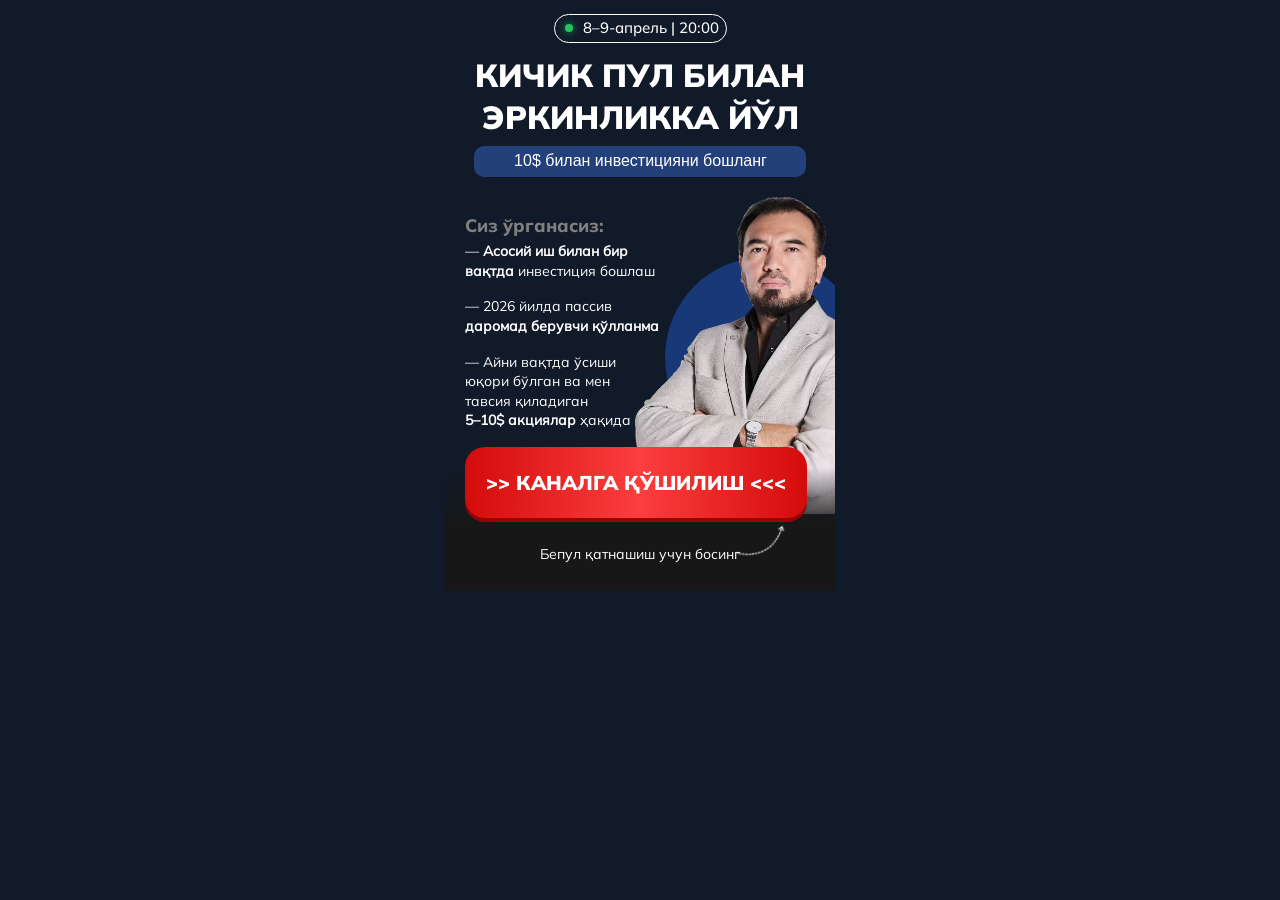
<file: index.html>
<!DOCTYPE html>
<html lang="uz">

<head>
  <meta charset="UTF-8">
  <meta name="viewport" content="width=device-width, initial-scale=1.0">
  <title>a</title>
  <style>
    *{margin:0;padding:0;box-sizing:border-box}body{background-color:#111a29}.hero{padding-top:14px;padding-bottom:120px;background-color:#111a29;max-width:390px;width:100%;margin-left:auto;margin-right:auto;overflow:hidden}.hero__container{margin-left:auto;margin-right:auto}.text{font-family:MulishMedium;font-weight:500;font-size:15px;line-height:100%;color:#fff;border:1px solid var(--color-white-solid,#ffffff);padding:5px 15px 7px 10px;border-radius:50px;display:flex;margin-left:auto;margin-right:auto;align-items:center;gap:10px;white-space:nowrap;max-width:173px;width:100%;margin-bottom:12px}.dot{width:8px;height:8px;background-color:#22c55e;border-radius:50%;box-shadow:0 0 8px rgb(34 197 94 / .8);flex-shrink:0}.hero__title{font-family:MulishBlack;font-weight:900;font-size:clamp(24px, 7vw, 32px);line-height:130%;text-align:center;text-transform:uppercase;color:#fff;margin-bottom:8px}.hero__text{font-family:Montserrat,sans-serif;font-weight:500;font-size:16px;line-height:100%;text-align:center;color:#fff;background-color:#24407b;padding:7px 14px 8px 15px;border-radius:10px;margin-bottom:60px;width:clamp(284px, 84vw, 332px);margin-left:auto;margin-right:auto}.hero__inner{display:flex;align-items:center;position:relative}.hero__row{position:relative;top:-20px;left:20px;z-index:11}.row__title{font-family:MulishExtrabold;font-weight:800;font-size:18px;line-height:100%;color:gray;margin-bottom:7px}.row__text{font-family:MulishRegular;font-weight:400;font-size:14px;line-height:140%;color:#fff;margin-bottom:16px}.row__blue{width:200px;height:200px;background-color:#193877;border-radius:100px;position:absolute;z-index:5;right:-30px;top:60px}.row__logo{display:flex;position:absolute;right:0;top:-40px}.logo{max-width:200px;width:100%;height:auto;position:relative;z-index:5}.btn{font-family:MulishBlack;font-weight:900;font-size:clamp(14px, 5vw, 20px);line-height:line height/27_9;text-align:center;text-transform:uppercase;color:#fff;padding:23px 21px;margin-left:auto;margin-right:auto;display:flex;justify-content:center;align-items:center;background:linear-gradient(90deg,#d40b0b 0%,#fc3e3e 51%,#d40b0b 100%);box-shadow:0 4px 0 0 #9b0001;border:none;border-radius:20px;position:absolute;margin-top:-20px;margin-left:20px;z-index:11}.bottom__text{font-family:MulishRegular;font-weight:400;font-size:14px;line-height:100%;text-align:center;color:#fff;margin-top:80px;margin-bottom:30px;position:relative}.arrow{top:-40px;right:40px;position:absolute}.bottom{position:absolute;max-width:390px;width:100%;z-index:11;background:linear-gradient(0deg,#171717 50.48%,#fff0 100%)}
  </style>
  <link rel="stylesheet" href="./css/main.css" media="print" onload="this.media='all'" />
  <noscript>
    <link rel="stylesheet" href="./css/main.css" />
  </noscript>
</head>

<body>

  <section class="hero">
    <div class="hero__container">
      <div class="text">
        <span class="dot"></span>
        8–9-апрель | 20:00
      </div>
      <h2 class="hero__title">КИЧИК ПУЛ БИЛАН ЭРКИНЛИККА ЙЎЛ</h2>
      <p class="hero__text">10$ билан инвестицияни бошланг</p>
      <div class="hero__inner">
        <div class="hero__row">
          <h3 class="row__title">Сиз ўрганасиз:</h3>
          <p class="row__text">— <b>Асосий иш билан бир <br> вақтда</b> инвестиция бошлаш</p>
          <p class="row__text">— 2026 йилда пассив <br> <b> даромад берувчи қўлланма</b></p>
          <p class="row__text">— Айни вақтда ўсиши <br> юқори бўлган ва мен <br> тавсия қиладиган <br>
          <b>5–10$ акциялар</b> ҳақида</p>
        </div>
        <div class="row__logo">
          <div class="row__blue"></div>
          <img src="./images/hero/hero__logo.avif" width="214" height="314" fetchpriority="high" decoding="async"
            alt="logo" class="logo">
        </div>
      </div>
      <div class="bottom">
        <button class="btn" id="open">>> Каналга қўшилиш <<< </button>
            <p class="bottom__text">Бепул қатнашиш учун босинг <img src="./images/hero/arrow.svg" width="68" height="68"
                loading="lazy" decoding="async" alt="arrow" class="arrow"></p>
      </div>
    </div>
  </section>

    <div id="registrationModal" class="homeModal" style="display: none">
    <div class="homeModalOverlay"></div>
    <div class="homeFormContainer">
      <button class="closeButton" id="closeModalBtn">
        <svg xmlns="http://www.w3.org/2000/svg" width="16" height="16" viewBox="0 0 12 12" fill="none">
          <path d="M1 11L11 1M1 1.00001L11 11" stroke="currentColor" stroke-width="1.5" stroke-linecap="round" />
        </svg>
      </button>
      <div class="homeFormTop">
        <h1 class="homeFormTopTitle">
          Ro'yxatdan o'tish uchun <br> ma'lumotlaringizni kiriting!
        </h1>
      </div>
      <form id="registrationForm" name="contact-form">
        <div class="HomeFormRow">
          <label class="HomeFormRowLabel" for="name">Ismingiz:</label>
          <input class="HomeFormRowInput" type="text" id="name" name="name" placeholder="Ismingizni kiriting"
            autocomplete="name" />
          <p class="homeFormErrorText" id="nameError" style="display: none">❌ Ismingizni kiriting!</p>
        </div>

        <div class="HomeFormRow">
          <label class="HomeFormRowLabel" for="phone">Telefon raqamingiz:</label>
          <div class="phone-input-container">
            <button type="button" class="selected-country" id="selectedCountry">
              <div id="selectedCountryFlag" style="display: flex; align-items: center;"></div>
              <span class="selected-code" id="selectedCountryCodeText">+998</span>
            </button>
            <div class="country-dropdown" id="countryDropdown" style="display:none"></div>
            <div class="phone-field" style="flex: 1;">
              <input class="HomeFormRowInput phone-input" type="tel" id="phone" name="phone" inputmode="numeric"
                placeholder="88 888 88 88" autocomplete="tel"
                style="border: none; background-color: transparent; padding-left: 5px; width: 100%;" />
            </div>
          </div>
          <p class="homeFormErrorText" id="phoneError" style="display:none">❌ Telefon raqam mos emas!</p>
        </div>

        <button type="submit" class="HomeFormBtn" id="submitBtn">DAVOM ETISH</button>
      </form>
    </div>
  </div>


  <script defer src="./js/phoneFormatter.js"></script>
  <script defer src="./js/app.js"></script>

</body>

</html>
</file>
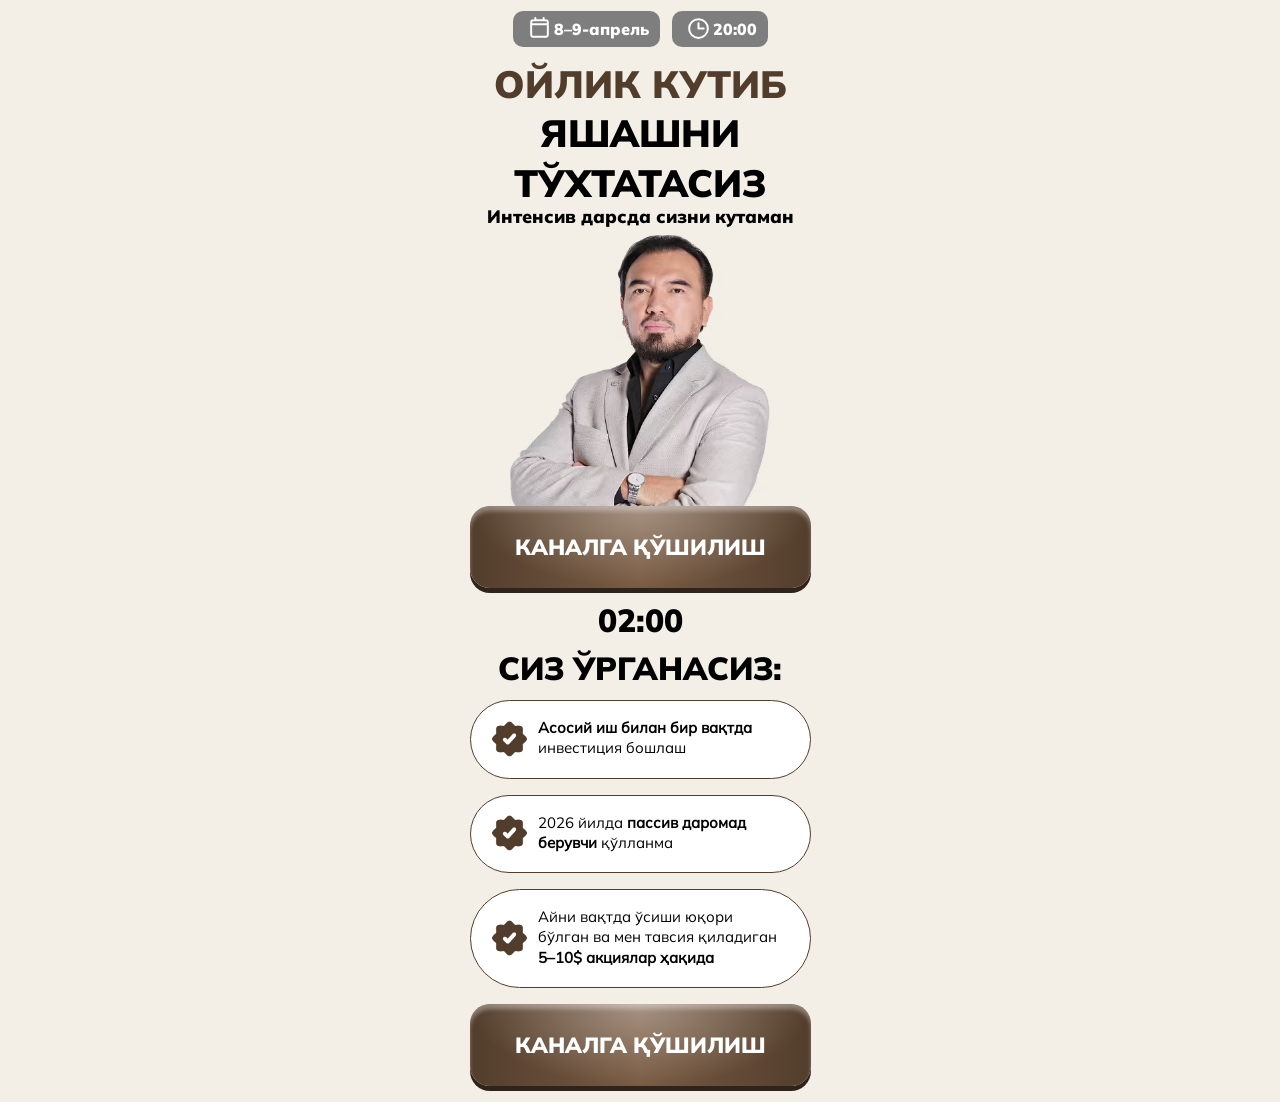
<file: b/index.html>
<!DOCTYPE html>
<html lang="uz">

<head>
  <meta charset="UTF-8">
  <meta name="viewport" content="width=device-width, initial-scale=1.0">
  <title>b</title>
  <style>
    *{margin:0;padding:0;box-sizing:border-box}body{background-color:#f3efe6}.hero{background-color:#f3efe6}.hero__container{max-width:390px;width:100%;display:flex;align-items:center;flex-direction:column;margin-left:auto;margin-right:auto;padding-left:16px;padding-right:16px}.boxes{max-width:255px;width:100%;margin-left:auto;margin-right:auto;display:flex;align-items:center;justify-content:space-between;padding-top:11px}.box{display:flex;align-items:center;gap:2px;padding:5px 11px 6px 14px;background-color:#7e7e7e;border-radius:10px}.box__text{font-family:MulishBlack;font-weight:500;font-size:16px;line-height:100%;color:#fff}.hero__title{font-family:MulishBlack;font-size:clamp(32px, 6vw, 38px);line-height:130%;font-weight:800;padding-top:13px;text-align:center}.hero__title span{color:#523D2C}.hero__subtitle{font-family:MulishBlack;font-weight:600;font-size:clamp(16px, 4vw, 18px);line-height:100%;text-align:center;margin-bottom:9px}.logo{max-width:261px;width:100%;display:flex;margin-left:auto;margin-right:auto}.btn{font-family:MulishBlack;font-size:clamp(16px, 5vw, 22px);line-height:100%;text-align:center;text-transform:uppercase;color:#FFF;padding:30px 45px;cursor:pointer;background:radial-gradient(50% 100% at 50% 0%,rgb(255 255 255 / .34) 0%,#fff0 100%),linear-gradient(90deg,#523D2C 0%,#795B43 50%,#523D2C 100%);box-shadow:inset 0 5px 4px rgb(255 255 255 / .34),0 5px 0 #2F231A;border:none;border-radius:20px;margin-bottom:16px;margin-top:-10px;transition:transform 0.1s ease;max-width:353px;width:100%}.timer{font-family:MulishBlack;font-weight:800;font-size:32px;line-height:100%;text-transform:uppercase;margin-bottom:16px}.bottom__title{font-family:MulishBlack;font-weight:800;font-size:clamp(28px, 6vw, 32px);line-height:100%;text-transform:uppercase;margin-bottom:16px;text-align:center}.bottom__row{display:flex;align-items:center;gap:10px;background-color:#FFF;border:.5px solid #523D2C;padding:17px 20px 19px 20px;border-radius:50px;margin-bottom:16px;max-width:354px;width:100%}.bottom__row__text{font-family:MulishRegular;font-weight:400;font-size:clamp(12px, 3vw, 15px);line-height:135%}.hero__btn{font-family:MulishBlack;font-size:clamp(16px, 5vw, 22px);line-height:100%;text-align:center;text-transform:uppercase;color:#FFF;padding:30px 45px;cursor:pointer;background:radial-gradient(50% 100% at 50% 0%,rgb(255 255 255 / .34) 0%,#fff0 100%),linear-gradient(90deg,#523D2C 0%,#795B43 50%,#523D2C 100%);box-shadow:inset 0 5px 4px rgb(255 255 255 / .34),0 5px 0 #2F231A;border:none;border-radius:20px;margin-bottom:16px;transition:transform 0.1s ease;max-width:353px;width:100%}
  </style>
  <link rel="stylesheet" href="./css/main.css" media="print" onload="this.media='all'" />
  <noscript>
    <link rel="stylesheet" href="./css/main.css" />
  </noscript>
</head>

<body>

  <section class="hero">
    <div class="hero__container">
      <div class="boxes">
        <div class="box">
          <img src="./images/hero/Calendar.svg" width="25" height="25" decoding="async" loading="lazy" alt="calendar">
          <p class="box__text">8–9-апрель</p>
        </div>
        <div class="box">
          <img src="./images/hero/Clock.svg" width="25" height="25" decoding="async" loading="lazy" alt="clock">
          <p class="box__text">20:00</p>
        </div>
      </div>
      <h2 class="hero__title"><span>ОЙЛИК КУТИБ</span> <br> ЯШАШНИ ТЎХТАТАСИЗ</h2>
      <p class="hero__subtitle">Интенсив дарсда сизни кутаман</p>
      <div class="hero__logo-container">
        <img src="./images/hero/logo.avif" fetchpriority="high" width="261" height="281" decoding="async" alt="logo"
          class="logo">
        <button class="btn" id="open">Каналга қўшилиш</button>
      </div>
      <div class="timer-container">
        <p class="timer" id="timer">02:00</p>
      </div>
      <div class="bottom__inner">
        <h2 class="bottom__title">Сиз ўрганасиз:</h2>
        <div class="bottom__row">
          <img src="./images/hero/sticky.svg" width="37" height="37" loading="lazy" decoding="async" alt="sticky">
          <p class="bottom__row__text"><span><b>Асосий иш билан бир вақтда</b> </span> <br> инвестиция бошлаш</p>
        </div>
        <div class="bottom__row">
          <img src="./images/hero/sticky.svg" width="37" height="37" loading="lazy" decoding="async" alt="sticky">
          <p class="bottom__row__text">2026 йилда <span><b>пассив даромад <br> берувчи</span></b> қўлланма</p>
        </div>
        <div class="bottom__row">
          <img src="./images/hero/sticky.svg" width="37" height="37" loading="lazy" decoding="async" alt="sticky">
          <p class="bottom__row__text">Айни вақтда ўсиши юқори <br> бўлган ва мен тавсия қиладиган <br>
          <b> <span>5–10$ акциялар ҳақида</span></b>
          </p>
        </div>
        <button class="hero__btn" id="open">Каналга қўшилиш</button>
      </div>
    </div>
  </section>

  <div id="registrationModal" class="homeModal" style="display: none">
    <div class="homeModalOverlay"></div>
    <div class="homeFormContainer">
      <button class="closeButton" id="closeModalBtn">
        <svg xmlns="http://www.w3.org/2000/svg" width="16" height="16" viewBox="0 0 12 12" fill="none">
          <path d="M1 11L11 1M1 1.00001L11 11" stroke="currentColor" stroke-width="1.5" stroke-linecap="round" />
        </svg>
      </button>
      <div class="homeFormTop">
        <h1 class="homeFormTopTitle">
          Ro'yxatdan o'tish uchun <br> ma'lumotlaringizni kiriting!
        </h1>
      </div>
      <form id="registrationForm" name="contact-form">
        <div class="HomeFormRow">
          <label class="HomeFormRowLabel" for="name">Ismingiz:</label>
          <input class="HomeFormRowInput" type="text" id="name" name="name" placeholder="Ismingizni kiriting"
            autocomplete="name" />
          <p class="homeFormErrorText" id="nameError" style="display: none">❌ Ismingizni kiriting!</p>
        </div>

        <div class="HomeFormRow">
          <label class="HomeFormRowLabel" for="phone">Telefon raqamingiz:</label>
          <div class="phone-input-container">
            <button type="button" class="selected-country" id="selectedCountry">
              <div id="selectedCountryFlag" style="display: flex; align-items: center;"></div>
              <span class="selected-code" id="selectedCountryCodeText">+998</span>
            </button>
            <div class="country-dropdown" id="countryDropdown" style="display:none"></div>
            <div class="phone-field" style="flex: 1;">
              <input class="HomeFormRowInput phone-input" type="tel" id="phone" name="phone" inputmode="numeric"
                placeholder="88 888 88 88" autocomplete="tel"
                style="border: none; background-color: transparent; padding-left: 5px; width: 100%;" />
            </div>
          </div>
          <p class="homeFormErrorText" id="phoneError" style="display:none">❌ Telefon raqam mos emas!</p>
        </div>

        <button type="submit" class="HomeFormBtn" id="submitBtn">DAVOM ETISH</button>
      </form>
    </div>
  </div>


  <script defer src="./js/phoneFormatter.js"></script>
  <script defer src="./js/app.js"></script>

</body>

</html>
</file>
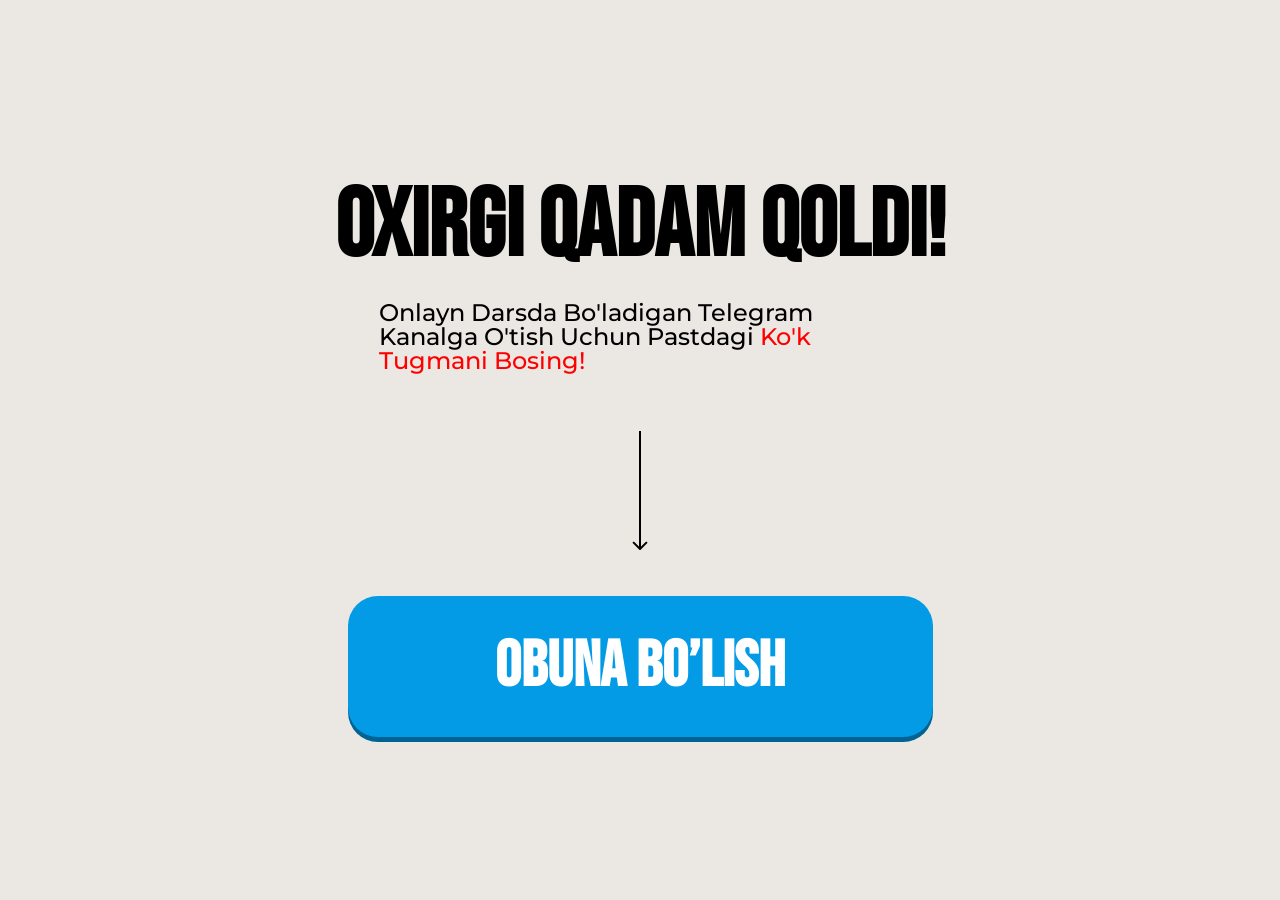
<file: thankYou.html>
<!DOCTYPE html>
<html lang="uz">
<head>
  <meta charset="UTF-8" />
  <meta name="viewport" content="width=device-width, initial-scale=1.0" />
  <title>Obuna Bo'lish</title>
  <style>* {margin: 0;padding: 0;box-sizing: border-box;}.header {padding-top: 0px;padding-bottom: 0px;background-color: #ebe8e3;min-height: 100vh;padding-top: 180px;}.header-container {margin-left: auto;margin-right: auto;max-width: 671px;width: 100%;display: flex;background-repeat: no-repeat;padding-left: 20px;padding-right: 20px;}.hero-left {max-width: 903px;width: 100%;display: flex;flex-direction: column;align-items: center;}.hero-title {font-family: "Bebas Neue", sans-serif;font-weight: 700;font-size: 96px;line-height: 100%;letter-spacing: 0%;text-align: center;margin-bottom: 25px;text-transform: uppercase;max-width: 622px;}.hero-text {font-family: "Montserrat", sans-serif;font-weight: 500;font-size: 24px;line-height: 100%;letter-spacing: 0%;margin-bottom: 58px;max-width: 522px;}.hero-text>span {color: #ff0000;}.hero-btn-box {max-width: 585px;width: 100%;}.hero-img {text-align: center;align-items: center;justify-content: center;margin-bottom: 46px;display: flex;margin-left: auto;margin-right: auto;}.hero-btn {display: flex;align-items: center;justify-content: center;font-family: "Bebas Neue", sans-serif;font-weight: 700;font-size: 64px;line-height: 100%;text-align: center;padding: 39px 0px 38px 0px;background-color: #039BE5; box-shadow: 0px 5px 0px 0px #006393;color: white;border-radius: 30px;max-width: 585px;width: 100%;border: none;text-transform: uppercase;margin-bottom: 42px;text-decoration: none;max-height: 142px;}.hero-box {padding: 0 35px 0 20px;border-radius: 10px;border: 1px solid #bcbcbc;background-color: #fff;max-width: 585px;width: 100%;display: flex;align-items: center;gap: 12px;}.hero-box-text {font-family: "Montserrat", sans-serif;font-weight: 600;font-size: 16px;line-height: 100%;letter-spacing: 0%;}.img {display: none;}.hero-box-img {width: 70px;min-height: 70px;}@media (max-width: 500px) {.header {padding-top: 30%;padding-bottom: 0px;background-image: none;}.hero-left {display: block;}.header-container {margin-left: auto;margin-right: auto;text-align: center;padding-left: 10px;padding-right: 10px;}.hero-title {font-weight: 700;font-size: 40px;line-height: 100%;letter-spacing: 0%;text-align: center;margin-bottom: 5px;}.hero-text {font-weight: 500;font-size: 14px;line-height: 100%;letter-spacing: 0%;margin-bottom: 28px;max-width: 355px;width: 100%;margin-left: auto;margin-right: auto;}.hero-img {margin-bottom: 24px;height: 69px;}.hero-btn {font-weight: 700;font-size: 32px;line-height: 100%;letter-spacing: 0%;text-align: center;padding: 23px 0px 20px 0px;border-radius: 30px;max-width: 345px;width: 100%;margin-left: auto;margin-right: auto;margin-bottom: 25px;}.hero-box {padding: 5px 10px 10px 9px;border-radius: 10px;text-align: left;max-width: 372px;margin-left: auto;margin-right: auto;}.hero-box-img {max-width: 41px;width: 41px;min-width: 41px;height: auto;object-fit: contain;min-height: 40px;}.hero-box-text {font-weight: 600;font-size: 11px;line-height: 130%;letter-spacing: 0%;padding-top: 3px;padding-bottom: 2px;}.img {display: flex;max-width: 632px;width: 100%;margin-left: auto;margin-right: auto;width: 100%;object-fit: cover;height: auto;}}.footer {padding-top: 25px;padding-bottom: 25px;background-color: black;}.footer__container {display: flex;align-items: center;justify-content: center;}.footer__link {color: white;font-size: 16px;font-weight: 400;font-family: sans-serif;text-decoration: none;b {font-weight: 700;text-decoration: underline;}}</style>
  <link rel="preload" href="https://fonts.googleapis.com/css2?family=Bebas+Neue" as="style" />
  <link rel="preload" href="https://fonts.googleapis.com/css2?family=Montserrat:wght@500;600;700" as="style" />
  <link href="https://fonts.googleapis.com/css2?family=Bebas+Neue&family=Montserrat:wght@500;600;700&display=swap" rel="stylesheet" />
  <meta name="facebook-domain-verification" content="mfv7rxk1x52m74u5ntl4uczo7xzr1r" />
</head>
<body>
  <section class="header">
    <div class="header-container">
      <div class="hero-left">
        <h2 class="hero-title">oxirgi qadam qoldi!</h2>
        <p class="hero-text">
         Onlayn Darsda Bo'ladigan Telegram Kanalga O'tish Uchun Pastdagi <span>Ko'k Tugmani Bosing!</span>
        </p>
        <div class="hero-btn-box">
          <img class="hero-img" src="./images/thankyou.svg" alt="Arrow icon" />
          <a href="#" class="hero-btn thankYouBtn">obuna bo’lish</a>
        </div>
      </div>
    </div>
  </section>
  <script defer src="./js/thankYou.js"></script>
</body>

</html>
</file>
<file: css/main.css>
@font-face {
	font-family: MulishRegular;
	src: url(../fonts/Mulish/Mulish-Regular.woff2);
	font-display: swap;
}
@font-face {
	font-family: MulishMedium;
	src: url(../fonts/Mulish/Mulish-Medium.woff2);
	font-display: swap;
}
@font-face {
	font-family: MulishBold;
	src: url(../fonts/Mulish/Mulish-Bold.woff2);
	font-display: swap;
}
@font-face {
	font-family: MulishExtraBold;
	src: url(../fonts/Mulish/Mulish-ExtraBold.woff2);
	font-display: swap;
}
@font-face {
	font-family: MulishBlack;
	src: url(../fonts/Mulish/Mulish-Black.woff2);
	font-display: swap;
}

.homeModal, .homeModalOverlay {position: fixed;top: 0;height: 100vh;width: 100%;left: 0;}.homeModal {z-index: 30;justify-content: center;align-items: center;display: flex;}.homeModalOverlay {background-color: rgba(0, 0, 0, 0.3);backdrop-filter: blur(5px);}.homeFormContainer {position: relative;z-index: 30;background-color: #fff;color: #000;border-radius: 8px;padding: 20px 40px 40px;width: 100%;max-width: 520px;box-shadow: 0 4px 12px rgba(0, 0, 0, 0.1);margin: 0 20px;position: fixed;top: 50%;left: 50%;transform: translate(-50%, -50%);}.homeFormTop {display: flex;justify-content: space-between;}.homeFormTopTitle {font-family: Inter, sans-serif;font-size: clamp(21px, 6.6vw, 24px);margin: 0 0 20px;color: #000;font-weight: 600;text-align: center;margin-left: auto;margin-right: auto;}.closeButton {background: 0 0;border: none;cursor: pointer;padding: 4px;justify-content: center;align-items: center;display: flex;position: absolute;top: 20px;right: 20px;color: #000;}.homeFormErrorText {color: #e53e3e;margin-bottom: 12px;font-size: 14px;font-family: system-ui, -apple-system, BlinkMacSystemFont, "Segoe UI", sans-serif;padding-top: 5px;padding-bottom: 5px;}.HomeFormRowInput, .HomeFormRowLabel {font-family: system-ui, -apple-system, BlinkMacSystemFont, "Segoe UI", sans-serif;font-size: 18px;}.HomeFormRow {margin-bottom: 20px;}.HomeFormRowLabel {display: block;margin-bottom: 6px;color: #000;}.HomeFormRowInput {width: 100%;padding: 10px 16px;border: 1px solid #c9c9c9;min-height: 48px;background-color: #f3f7f8;border-radius: 6px;font-weight: 400;outline: 0;height: 50px;transition: border-color 0.2s;}.HomeFormRowInput:focus {border-color: #e71f1f;}.HomeFormRowInput::placeholder {color: #aaa;}.HomeFormBtn {font-family: sans-serif;height: 60px;width: 100%;cursor: pointer;border-radius: 10px;background-color: #e71f1f;transition: 0.3s;font-weight: 700;font-size: 28px;color: white;text-transform: uppercase;border: none;position: relative;display: flex;align-items: center;justify-content: center;}.phone-input-container {display: flex;align-items: center;position: relative;border: 1px solid #c9c9c9;background-color: transparent;border-radius: 6px;}.phone-input-container:focus {border-color: #e71f1f;}.selected-code {display: flex;margin-left: 10px;}.country-selector {position: relative;margin-right: 10px;}.selected-country {display: flex;align-items: center;padding: 10px;padding-right: 0;border-radius: 6px;cursor: pointer;min-height: 50px;font-family: sans-serif !important;font-size: 18px;font-weight: 400 !important;min-width: max-content;border: none;background-color: transparent;}.country-dropdown {position: absolute;top: 110%;left: 0;width: 100%;background-color: #fff;border: 1px solid #c9c9c9;border-radius: 6px;box-shadow: 0 4px 12px rgba(0, 0, 0, 0.1);z-index: 40;max-height: 200px;overflow-y: auto;font-family: sans-serif !important;font-weight: 400 !important;}.country-option {display: flex;justify-content: space-between;align-items: center;padding: 10px;cursor: pointer;font-family: sans-serif;font-weight: 400 !important;}.country-option:hover {background-color: #f3f7f8;}.country-option.selected {background-color: #e6f0fa;}@media screen and (max-width: 768px) {.homeFormContainer {max-width: 100%;padding: 80px 20px 20px;margin: 0;border-radius: 6px;height: 100vh;}.homeFormTopTitle {text-align: center;max-width: 408px;margin-left: auto;margin-right: auto;font-weight: 700;margin-bottom: 15px;}.homeFormTop {flex-direction: column;align-items: flex-start;}.closeButton {width: 100%;height: 50px;background-color: #000;color: #fff;padding-right: 20px;top: 0;left: 0;justify-content: end;}.homeFormErrorText {font-size: 12px;margin-bottom: 8px;}.HomeFormRowLabel {margin-bottom: 6px;}.HomeFormRowInput {padding: 0 12px;min-height: 40px;background-color: transparent;}.HomeFormRowInput::placeholder {color: #a3a3a3;}.HomeFormBtn {font-size: 18px;font-weight: 700;margin-top: 24px;}}@media screen and (max-width: 480px) {.homeFormContainer {max-width: 100%;padding: 80px 20px 20px;margin: 0;border-radius: 6px;height: 100vh;}.homeFormTopTitle {text-align: center;margin: 0 auto 15px;}.homeFormErrorText {font-size: 12px;margin-bottom: 8px;}.HomeFormRowLabel {margin-bottom: 6px;}.HomeFormRowInput {padding: 0 12px;min-height: 40px;background-color: transparent;border-radius: 10px;}.HomeFormRowInput::placeholder {color: #a3a3a3;}.HomeFormBtn {font-size: 16px;padding: 10px 0;margin-top: 24px;height: 50px;}}
/* 
* {
	margin: 0;
	padding: 0;
	box-sizing: border-box;
}

body {
	background-color: #111a29;
}

.hero {
	padding-top: 14px;
	padding-bottom: 120px;
	background-color: #111a29;
	max-width: 390px;
	width: 100%;
	margin-left: auto;
	margin-right: auto;
	overflow: hidden;

}
.hero__container {
	margin-left: auto;
	margin-right: auto;
}
.text {
	font-family: MulishMedium;
	font-weight: 500;
	font-size: 15px;
	line-height: 100%;
	color: #ffffff;
	border: 1px solid var(--color-white-solid, #ffffff);
	padding: 5px 15px 7px 10px;
	border-radius: 50px;
	display: flex;
	margin-left: auto;
	margin-right: auto;
	align-items: center;
	gap: 10px; 
	white-space: nowrap;
	max-width: 173px;
	width: 100%;
	margin-bottom: 12px;
}

.dot {
	width: 8px;
	height: 8px;
	background-color: #22c55e;
	border-radius: 50%;
	box-shadow: 0 0 8px rgba(34, 197, 94, 0.8);
	flex-shrink: 0; 
}
.hero__title {
	font-family: MulishBlack;
	font-weight: 900;
	font-size: clamp(24px, 7vw, 32px);
	line-height: 130%;
	text-align: center;
	text-transform: uppercase;
	color: white;
	margin-bottom: 8px;
}
.hero__text {
	font-family: Montserrat, sans-serif;
	font-weight: 500;
	font-size: 16px;
	line-height: 100%;
	text-align: center;
	color: #ffffff;
	background-color: #24407b;
	padding: 7px 14px 8px 15px;
	border-radius: 10px;
	margin-bottom: 60px;
	width: clamp(284px, 84vw, 332px);
	margin-left: auto;
	margin-right: auto;
}
.hero__inner {
	display: flex;
	align-items: center;
	position: relative;
}

.hero__row {
	position: relative;
	top: -20px;
	left: 20px;
	z-index: 11;
}

.row__title {
	font-family: MulishExtrabold;
	font-weight: 800;
	font-size: 18px;
	line-height: 100%;
	color: #808080;
	margin-bottom: 7px;
}
.row__text {
	font-family: MulishRegular;
	font-weight: 400;
	font-size: 14px;
	line-height: 140%;
	color: #ffffff;
	margin-bottom: 16px;
}

.row__blue {
	width: 200px;
	height: 200px;
	background-color: #193877;
	border-radius: 100px;
	position: absolute;
	z-index: 5;
	right: -30px;
  top: 60px;
}

.row__logo {
	display: flex;
	position: absolute;
	right: 0;
	top: -40px;
}
.logo {
	max-width: 200px;
	width: 100%;
	height: auto;
	position: relative;
  z-index: 5;
}
.btn {
	font-family: MulishBlack;
	font-weight: 900;
	font-size: clamp(14px, 5vw, 20px);
	line-height: line height/27_9;
	text-align: center;
	text-transform: uppercase;
	color: white;
	padding: 23px 21px;
	margin-left: auto;
	margin-right: auto;
	display: flex;
	justify-content: center;
	align-items: center;
	background: linear-gradient(90deg, #d40b0b 0%, #fc3e3e 51%, #d40b0b 100%);
	box-shadow: 0px 4px 0px 0px #9b0001;
	border: none;
	border-radius: 20px;
	position: absolute;
	margin-top: -20px;
	margin-left: 20px;
  z-index: 11;
}
.bottom__text {
	font-family: MulishRegular;
	font-weight: 400;
	font-size: 14px;
	line-height: 100%;
	text-align: center;
	color: #ffffff;
	margin-top: 80px;
  margin-bottom: 30px;
	position: relative;
}
.arrow {
	top: -40px;
	right: 40px;
	position: absolute;
}

.bottom {
	position: absolute;
	max-width: 390px;
	width: 100%;
  z-index: 11;
	background: linear-gradient(0deg, #171717 50.48%, rgba(23, 23, 23, 0) 100%);
} */
</file>
<file: b/css/main.css>
@font-face {
	font-family: Poppins;
	src: url(../fonts/Poppins/Poppins-Medium.woff2);
	font-display: swap;
}

@font-face {
	font-family: MulishRegular;
	src: url(../fonts/Mulish/Mulish-Regular.woff2);
	font-display: swap;
}

@font-face {
	font-family: MulishMedium;
	src: url(../fonts/Mulish/Mulish-Medium.woff2);
	font-display: swap;
}

@font-face {
	font-family: MulishBold;
	src: url(../fonts/Mulish/Mulish-Bold.woff2);
	font-display: swap;
}

@font-face {
	font-family: MulishExtraBold;
	src: url(../fonts/Mulish/Mulish-ExtraBold.woff2);
	font-display: swap;
}

@font-face {
	font-family: MulishBlack;
	src: url(../fonts/Mulish/Mulish-Black.woff2);
	font-display: swap;
}

.homeModal,.homeModalOverlay{position:fixed;top:0;height:100vh;width:100%;left:0}.homeModal{z-index:30;justify-content:center;align-items:center;display:flex}.homeModalOverlay{background-color:rgb(0 0 0 / .3);backdrop-filter:blur(5px)}.homeFormContainer{position:relative;z-index:30;background-color:#fff;color:#000;border-radius:8px;padding:20px 40px 40px;width:100%;max-width:520px;box-shadow:0 4px 12px rgb(0 0 0 / .1);margin:0 20px;position:fixed;top:50%;left:50%;transform:translate(-50%,-50%)}.homeFormTop{display:flex;justify-content:space-between}.homeFormTopTitle{font-family:Inter,sans-serif;font-size:clamp(21px, 6.6vw, 24px);margin:0 0 20px;color:#000;font-weight:600;text-align:center;margin-left:auto;margin-right:auto}.closeButton{background:0 0;border:none;cursor:pointer;padding:4px;justify-content:center;align-items:center;display:flex;position:absolute;top:20px;right:20px;color:#000}.homeFormErrorText{color:#e53e3e;margin-bottom:12px;font-size:14px;font-family:system-ui,-apple-system,BlinkMacSystemFont,"Segoe UI",sans-serif;padding-top:5px;padding-bottom:5px}.HomeFormRowInput,.HomeFormRowLabel{font-family:system-ui,-apple-system,BlinkMacSystemFont,"Segoe UI",sans-serif;font-size:18px}.HomeFormRow{margin-bottom:20px}.HomeFormRowLabel{display:block;margin-bottom:6px;color:#000}.HomeFormRowInput{width:100%;padding:10px 16px;border:1px solid #c9c9c9;min-height:48px;background-color:#f3f7f8;border-radius:6px;font-weight:400;outline:0;height:50px;transition:border-color 0.2s}.HomeFormRowInput:focus{border-color:#e71f1f}.HomeFormRowInput::placeholder{color:#aaa}.HomeFormBtn{font-family:sans-serif;height:60px;width:100%;cursor:pointer;border-radius:10px;background-color:#e71f1f;transition:0.3s;font-weight:700;font-size:28px;color:#fff;text-transform:uppercase;border:none;position:relative;display:flex;align-items:center;justify-content:center}.phone-input-container{display:flex;align-items:center;position:relative;border:1px solid #c9c9c9;background-color:#fff0;border-radius:6px}.phone-input-container:focus{border-color:#e71f1f}.selected-code{display:flex;margin-left:10px}.country-selector{position:relative;margin-right:10px}.selected-country{display:flex;align-items:center;padding:10px;padding-right:0;border-radius:6px;cursor:pointer;min-height:50px;font-family:sans-serif!important;font-size:18px;font-weight:400!important;min-width:max-content;border:none;background-color:#fff0}.country-dropdown{position:absolute;top:110%;left:0;width:100%;background-color:#fff;border:1px solid #c9c9c9;border-radius:6px;box-shadow:0 4px 12px rgb(0 0 0 / .1);z-index:40;max-height:200px;overflow-y:auto;font-family:sans-serif!important;font-weight:400!important}.country-option{display:flex;justify-content:space-between;align-items:center;padding:10px;cursor:pointer;font-family:sans-serif;font-weight:400!important}.country-option:hover{background-color:#f3f7f8}.country-option.selected{background-color:#e6f0fa}@media screen and (max-width:768px){.homeFormContainer{max-width:100%;padding:80px 20px 20px;margin:0;border-radius:6px;height:100vh}.homeFormTopTitle{text-align:center;max-width:408px;margin-left:auto;margin-right:auto;font-weight:700;margin-bottom:15px}.homeFormTop{flex-direction:column;align-items:flex-start}.closeButton{width:100%;height:50px;background-color:#000;color:#fff;padding-right:20px;top:0;left:0;justify-content:end}.homeFormErrorText{font-size:12px;margin-bottom:8px}.HomeFormRowLabel{margin-bottom:6px}.HomeFormRowInput{padding:0 12px;min-height:40px;background-color:#fff0}.HomeFormRowInput::placeholder{color:#a3a3a3}.HomeFormBtn{font-size:18px;font-weight:700;margin-top:24px}}@media screen and (max-width:480px){.homeFormContainer{max-width:100%;padding:80px 20px 20px;margin:0;border-radius:6px;height:100vh}.homeFormTopTitle{text-align:center;margin:0 auto 15px}.homeFormErrorText{font-size:12px;margin-bottom:8px}.HomeFormRowLabel{margin-bottom:6px}.HomeFormRowInput{padding:0 12px;min-height:40px;background-color:#fff0;border-radius:10px}.HomeFormRowInput::placeholder{color:#a3a3a3}.HomeFormBtn{font-size:16px;padding:10px 0;margin-top:24px;height:50px}}
/* 
* {
	margin: 0;
	padding: 0;
	box-sizing: border-box;
}

body {
	background-color: #f3efe6;
}

.hero {
	background-color: #f3efe6;

}

.hero__container {
	max-width: 390px;
	width: 100%;
	display: flex;
	align-items: center;
	flex-direction: column;
	margin-left: auto;
	margin-right: auto;
	padding-left: 16px;
	padding-right: 16px;
}

.boxes {
	max-width: 255px;
	width: 100%;
	margin-left: auto;
	margin-right: auto;
	display: flex;
	align-items: center;
	justify-content: space-between;
	padding-top: 11px;
}

.box {
	display: flex;
	align-items: center;
	gap: 2px;
	padding: 5px 11px 6px 14px;
	background-color: #7e7e7e;
	border-radius: 10px;
}

.box__text {
	font-family: MulishBlack;
	font-weight: 500;
	font-size: 16px;
	line-height: 100%;
	color: white;
}

.hero__title {
	font-family: MulishBlack;
	font-size: clamp(32px, 6vw, 38px);
	line-height: 130%;
	font-weight: 800;
	padding-top: 13px;
	text-align: center;
}

.hero__title span {
	color: #523D2C;
}

.hero__subtitle {
	font-family: MulishBlack;
	font-weight: 600;
	font-size: clamp(16px, 4vw, 18px);
	line-height: 100%;
	text-align: center;
	margin-bottom: 9px;
}

.logo {
	max-width: 261px;
	width: 100%;
	display: flex;
	margin-left: auto;
	margin-right: auto;
}

.btn {
	font-family: MulishBlack;
	font-size: clamp(16px, 5vw, 22px);
	line-height: 100%;
	text-align: center;
	text-transform: uppercase;
	color: #FFFFFF;
	padding: 30px 45px;
	cursor: pointer;
	background:
		radial-gradient(50% 100% at 50% 0%, rgba(255, 255, 255, 0.34) 0%, rgba(255, 255, 255, 0) 100%),
		linear-gradient(90deg, #523D2C 0%, #795B43 50%, #523D2C 100%);
	box-shadow:
		inset 0px 5px 4px rgba(255, 255, 255, 0.34),
		0px 5px 0px #2F231A;
	border: none;
	border-radius: 20px;
	margin-bottom: 16px;
	margin-top: -10px;
	transition: transform 0.1s ease;
	max-width: 353px;
	width: 100%;
}

.timer {
	font-family: MulishBlack;
	font-weight: 800;
	font-size: 32px;
	line-height: 100%;
	text-transform: uppercase;
	margin-bottom: 16px;
}

.bottom__title {
	font-family: MulishBlack;
	font-weight: 800;
	font-size: clamp(28px, 6vw, 32px);
	line-height: 100%;
	text-transform: uppercase;
	margin-bottom: 16px;
	text-align: center;
}

.bottom__row {
	display: flex;
	align-items: center;
	gap: 10px;
	background-color: #FFFFFF;
	border: 0.5px solid #523D2C;
	padding: 17px 20px 19px 20px;
	border-radius: 50px;
	margin-bottom: 16px;
	max-width: 354px;
	width: 100%;
}

.bottom__row__text {
	font-family: MulishRegular;
	font-weight: 400;
	font-size: clamp(12px, 3vw, 15px);
	line-height: 135%;
}

.hero__btn {
	font-family: MulishBlack;
	font-size: clamp(16px, 5vw, 22px);
	line-height: 100%;
	text-align: center;
	text-transform: uppercase;
	color: #FFFFFF;
	padding: 30px 45px;
	cursor: pointer;
	background:
		radial-gradient(50% 100% at 50% 0%, rgba(255, 255, 255, 0.34) 0%, rgba(255, 255, 255, 0) 100%),
		linear-gradient(90deg, #523D2C 0%, #795B43 50%, #523D2C 100%);
	box-shadow:
		inset 0px 5px 4px rgba(255, 255, 255, 0.34),
		0px 5px 0px #2F231A;
	border: none;
	border-radius: 20px;
	margin-bottom: 16px;
	transition: transform 0.1s ease;
	max-width: 353px;
	width: 100%;
} */
</file>
